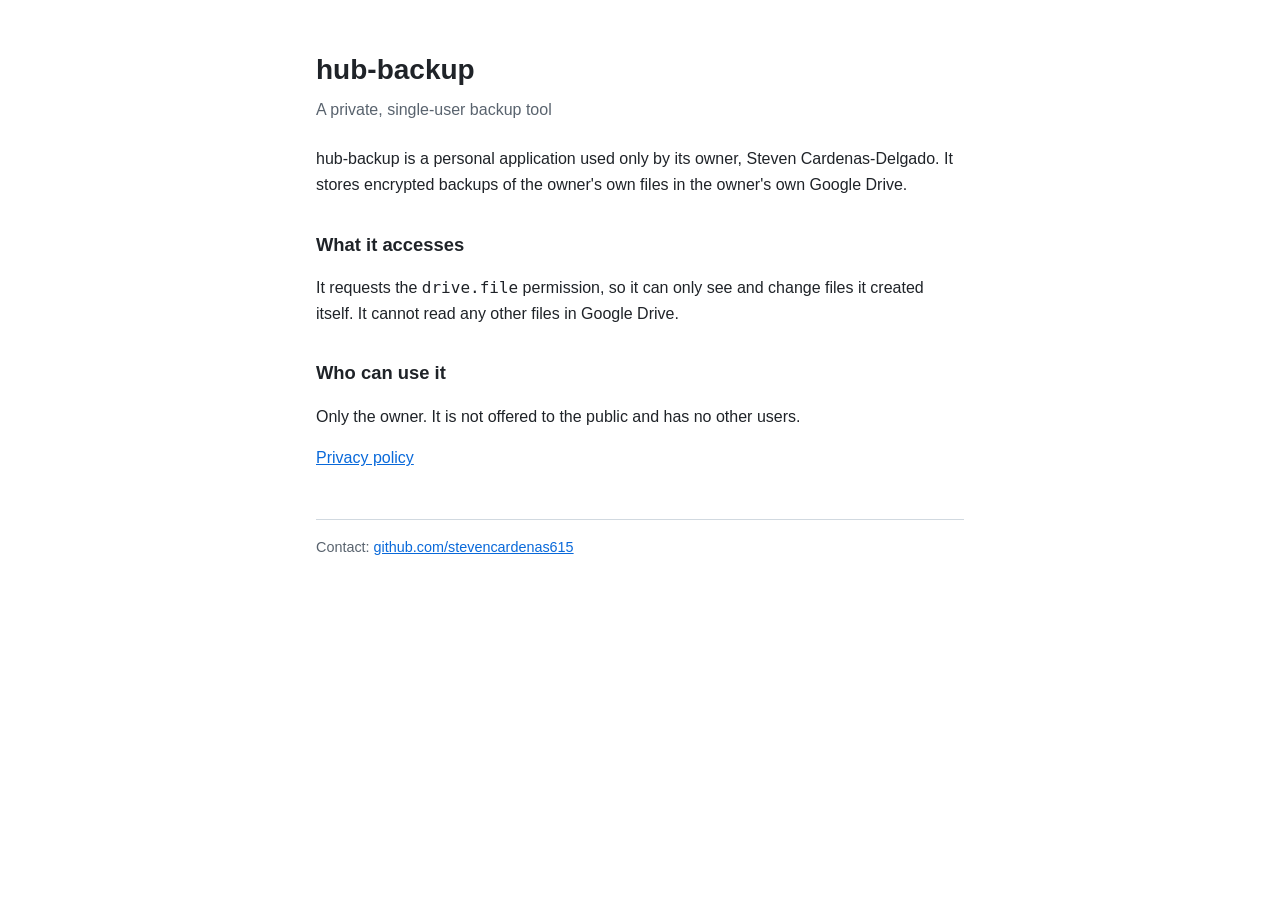
<file: index.html>
<!doctype html>
<html lang="en">
<head>
<meta charset="utf-8">
<meta name="viewport" content="width=device-width, initial-scale=1">
<title>hub-backup</title>
<link rel="stylesheet" href="style.css">
</head>
<body>
<main>
  <h1>hub-backup</h1>
  <p class="sub">A private, single-user backup tool</p>

  <p>hub-backup is a personal application used only by its owner, Steven Cardenas-Delgado.
  It stores encrypted backups of the owner's own files in the owner's own Google Drive.</p>

  <h2>What it accesses</h2>
  <p>It requests the <code>drive.file</code> permission, so it can only see and change files it
  created itself. It cannot read any other files in Google Drive.</p>

  <h2>Who can use it</h2>
  <p>Only the owner. It is not offered to the public and has no other users.</p>

  <p><a href="privacy.html">Privacy policy</a></p>

  <footer>Contact: <a href="https://github.com/stevencardenas615">github.com/stevencardenas615</a></footer>
</main>
</body>
</html>
</file>
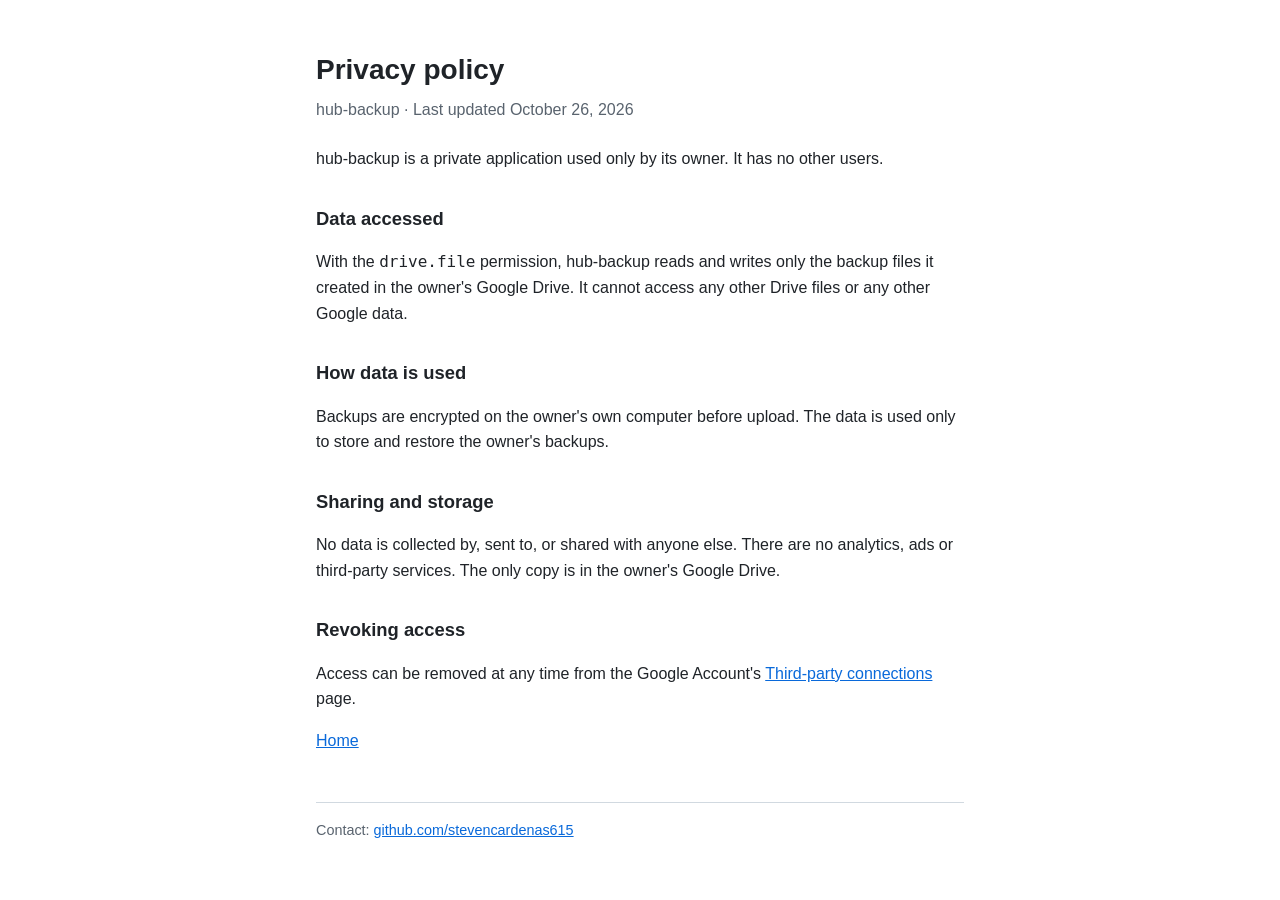
<file: privacy.html>
<!doctype html>
<html lang="en">
<head>
<meta charset="utf-8">
<meta name="viewport" content="width=device-width, initial-scale=1">
<title>Privacy policy</title>
<link rel="stylesheet" href="style.css">
</head>
<body>
<main>
  <h1>Privacy policy</h1>
  <p class="sub">hub-backup · Last updated October 26, 2026</p>

  <p>hub-backup is a private application used only by its owner. It has no other users.</p>

  <h2>Data accessed</h2>
  <p>With the <code>drive.file</code> permission, hub-backup reads and writes only the backup files
  it created in the owner's Google Drive. It cannot access any other Drive files or any other
  Google data.</p>

  <h2>How data is used</h2>
  <p>Backups are encrypted on the owner's own computer before upload. The data is used only to
  store and restore the owner's backups.</p>

  <h2>Sharing and storage</h2>
  <p>No data is collected by, sent to, or shared with anyone else. There are no analytics, ads or
  third-party services. The only copy is in the owner's Google Drive.</p>

  <h2>Revoking access</h2>
  <p>Access can be removed at any time from the Google Account's
  <a href="https://myaccount.google.com/connections">Third-party connections</a> page.</p>

  <p><a href="./">Home</a></p>

  <footer>Contact: <a href="https://github.com/stevencardenas615">github.com/stevencardenas615</a></footer>
</main>
</body>
</html>
</file>
<file: style.css>
:root { --bg: #ffffff; --fg: #1f2328; --muted: #59636e; --line: #d1d9e0; --link: #0969da; }
@media (prefers-color-scheme: dark) {
  :root { --bg: #0d1117; --fg: #e6edf3; --muted: #9198a1; --line: #3d444d; --link: #4493f8; }
}
* { box-sizing: border-box; }
body { margin: 0; background: var(--bg); color: var(--fg);
       font: 16px/1.6 -apple-system, BlinkMacSystemFont, "Segoe UI", Helvetica, Arial, sans-serif; }
main { max-width: 680px; margin: 0 auto; padding: 48px 16px; }
h1 { font-size: 1.75rem; margin: 0 0 4px; }
h2 { font-size: 1.15rem; margin: 32px 0 8px; }
.sub { color: var(--muted); margin: 0 0 24px; }
a { color: var(--link); }
footer { margin-top: 48px; padding-top: 16px; border-top: 1px solid var(--line); color: var(--muted); font-size: 0.9rem; }
</file>
